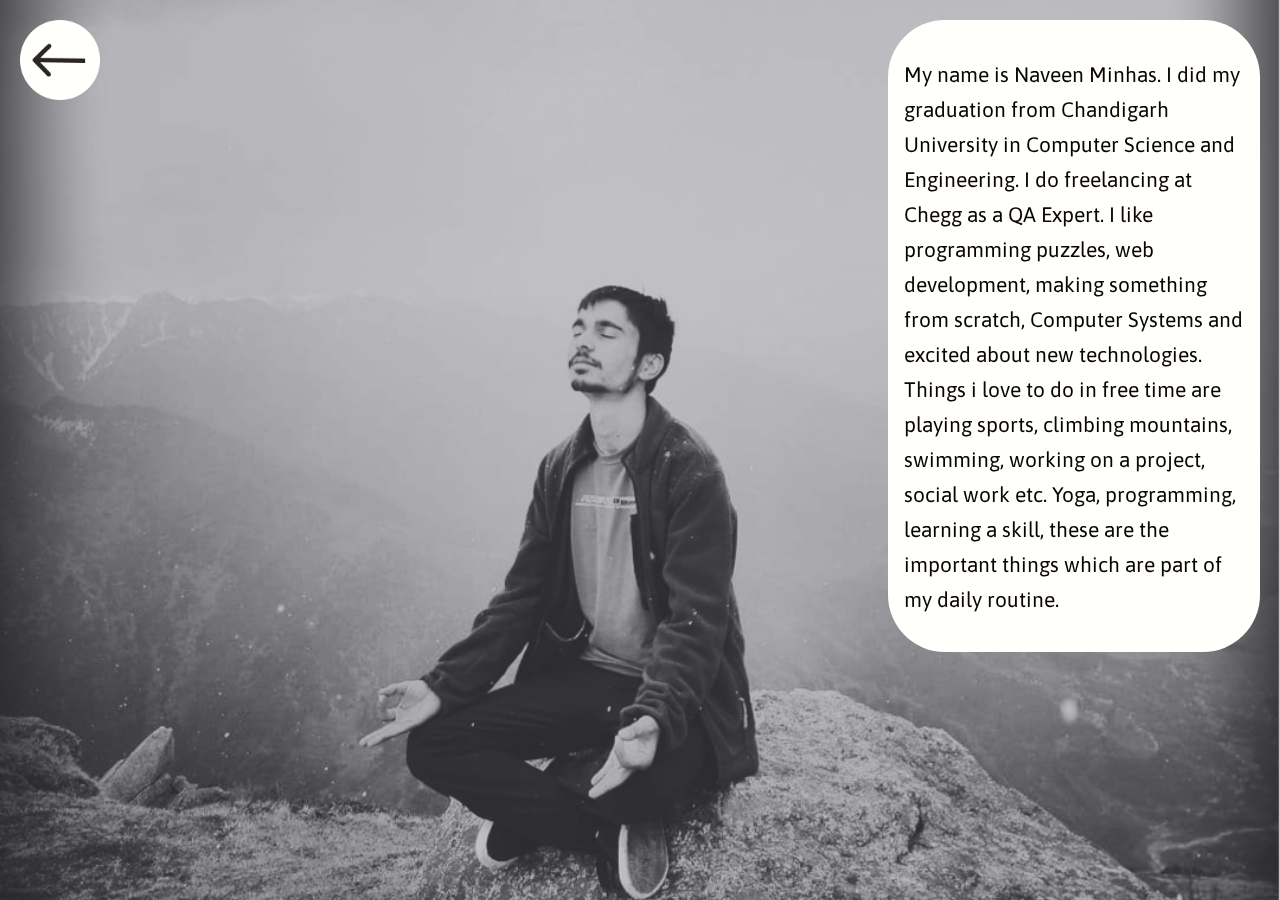
<file: about.html>
<!DOCTYPE html>
<html>
<head>
	<title>Naveen Minhas - About</title>
	<link rel="stylesheet" href="https://unpkg.com/aos@next/dist/aos.css" />
	<link rel="stylesheet" type="text/css" href="assets/css/about.css">
	<link rel="preconnect" href="https://fonts.gstatic.com">
	<link href="https://fonts.googleapis.com/css2?family=Asap&family=Proza+Libre&display=swap" rel="stylesheet">
</head>
<body>
	<div id="background"></div>
	<div id="filter"></div>
	<a id="back-button" href="index.html" data-aos="zoom-in"><img src="assets/images/back-icon.png"/></a>
	<div id="about" data-aos="zoom-in">
		<p>
			My name is Naveen Minhas. I did my graduation from Chandigarh University in Computer Science and Engineering. I do freelancing at Chegg as a QA Expert. I like programming puzzles, web development, making something from scratch, Computer Systems and excited about new technologies. Things i love to do in free time are playing sports, climbing mountains, swimming, working on a project, social work etc. Yoga, programming, learning a skill, these are the important things which are part of my daily routine.
		</p>
	</div>

		<script src="https://unpkg.com/aos@next/dist/aos.js"></script>
  		<script>
   			 AOS.init();
  		</script>
</body>
</html>
</file>
<file: assets/css/about.css>
body{
	padding: 0px;
	margin: 0px;
	position: relative;
}
#background{
	position: fixed;
	top: 0px;
	bottom: 0px;
	left: 0px;
	right: 0px;
	background-image: url("../images/meditation-pic.png");
	background-repeat: no-repeat;
	background-position: center;
	background-size: cover;
	z-index: 0;
}
#filter{
	position: fixed;
	top: 0px;
	bottom: 0px;
	left: 0px;
	right: 0px;
	background: #6D6875;
	opacity: 0.36;
	z-index: 1;
}
#back-button{
	position: fixed;
	top: 20px;
	left: 20px;
	z-index: 2;
}
#back-button img{
	width: 80px;
}
#back-button img:hover{
	transition: width 0.3s ease-in-out;
	width: 83px;
}
#about{
	position: fixed;
	top: 20px;
	right: 20px;
	width: 340px;
	height: 600px;
	max-height: 90%;
	z-index: 2;
	color: #090302;
	background: #FFFFFC;
	font-size: 21px;
	font-family: 'Asap', 'sans-serif';
	line-height: 35px;
	padding: 16px;
	border-radius: 57px;
}
</file>
